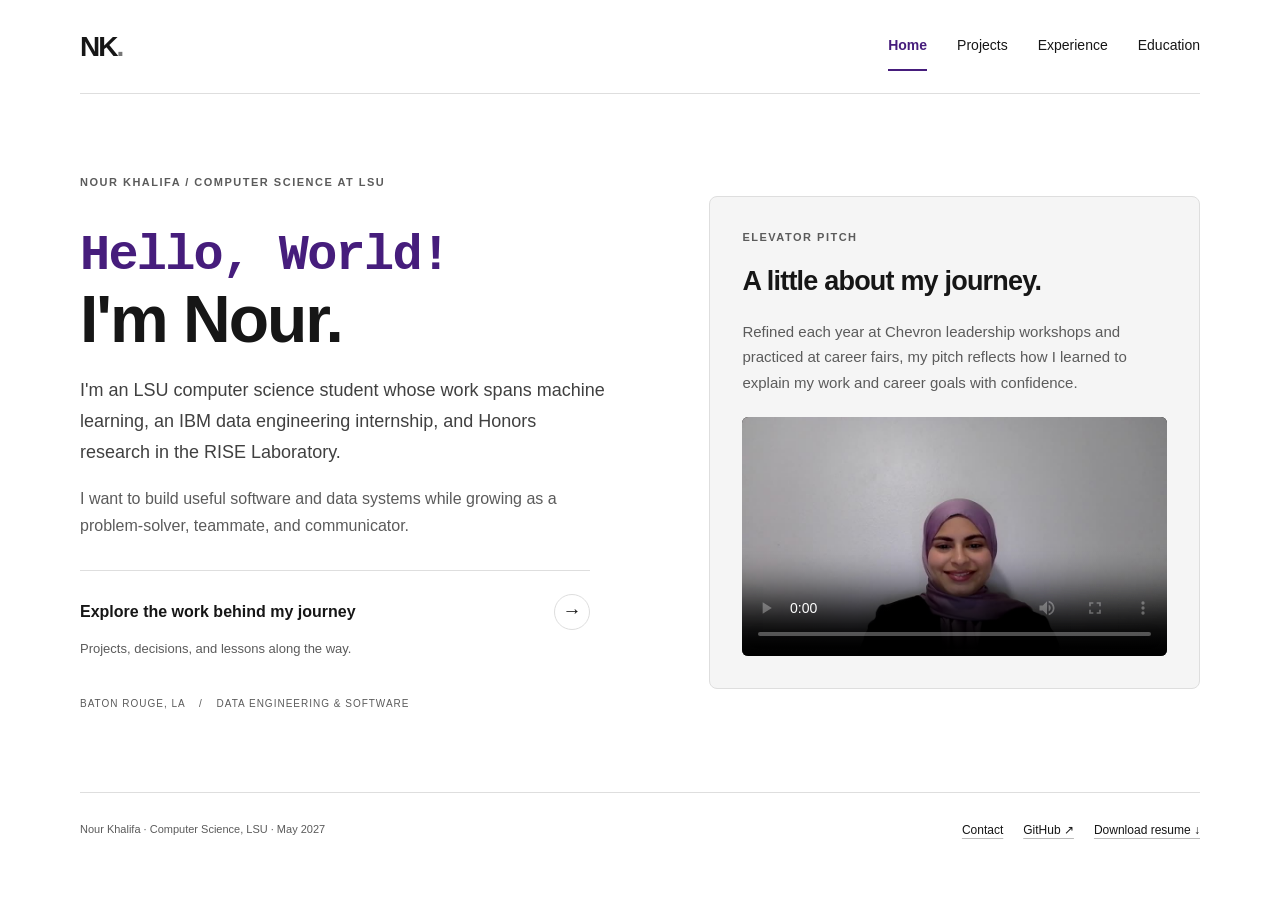
<file: docs/index.html>
<!doctype html>
<html lang="en"><head><meta charset="UTF-8"><meta name="viewport" content="width=device-width, initial-scale=1"><meta name="description" content="Nour Khalifa - Data Engineering Portfolio. LSU computer science student and former IBM Data Engineering Intern, graduating May 2027."><meta name="theme-color" content="#161616"><title>Data Engineering Portfolio | Nour Khalifa</title><link rel="stylesheet" href="styles.css">
<link rel="icon" type="image/svg+xml" href="favicon.svg">
<link rel="icon" href="favicon.ico" sizes="any">
<link rel="apple-touch-icon" href="favicon.png">
</head><body><a class="skip" href="#main">Skip to content</a><header class="header"><a class="wordmark" href="index.html" aria-label="Nour Khalifa home">NK<span>.</span></a><nav aria-label="Main navigation"><a href="index.html" aria-current="page">Home</a><a href="projects.html">Projects</a><a href="experience.html">Experience</a><a href="about.html">Education</a></nav></header><main id="main"><section class="hero home-intro" aria-labelledby="intro">
  <div class="hero-copy"><p class="eyebrow"><span class="dot"></span> NOUR KHALIFA / COMPUTER SCIENCE AT LSU</p><h1 id="intro"><span class="code-greeting">Hello, World!</span><br><span class="name-greeting">I'm Nour.</span></h1><p class="intro">I'm an LSU computer science student whose work spans machine learning, an IBM data engineering internship, and Honors research in the RISE Laboratory.</p><p class="home-welcome">I want to build useful software and data systems while growing as a problem-solver, teammate, and communicator.</p><div class="home-invitation"><a href="projects.html"><span>Explore the work behind my journey</span><span class="invitation-arrow" aria-hidden="true">&rarr;</span></a><p>Projects, decisions, and lessons along the way.</p></div><p class="hero-meta">BATON ROUGE, LA <span>/</span> DATA ENGINEERING &amp; SOFTWARE</p></div>
  <aside class="home-pitch" aria-labelledby="home-pitch-heading"><p class="eyebrow">ELEVATOR PITCH</p><h2 id="home-pitch-heading">A little about my journey.</h2><p>Refined each year at Chevron leadership workshops and practiced at career fairs, my pitch reflects how I learned to explain my work and career goals with confidence.</p><div class="pitch-player"><video controls playsinline preload="metadata" poster="assets/elevator-pitch-poster.jpg" aria-label="Nour Khalifa introduces her values and career goals"><source src="assets/nour-elevator-pitch.mp4" type="video/mp4">Your browser does not support this video. <a href="assets/nour-elevator-pitch.mp4">Open my introduction video</a>.</video></div></aside>
</section></main><footer class="site-footer"><div><a class="wordmark" href="index.html">NK<span>.</span></a><p>Nour Khalifa &middot; Computer Science, LSU &middot; May 2027</p></div><div class="footer-links"><a href="mailto:nkhali4@lsu.edu">Contact</a><a href="https://github.com/Nourk1" target="_blank" rel="noopener">GitHub &nearr;</a><a href="assets/nour-khalifa-resume.pdf" download>Download resume &darr;</a></div></footer></body></html>
</file>
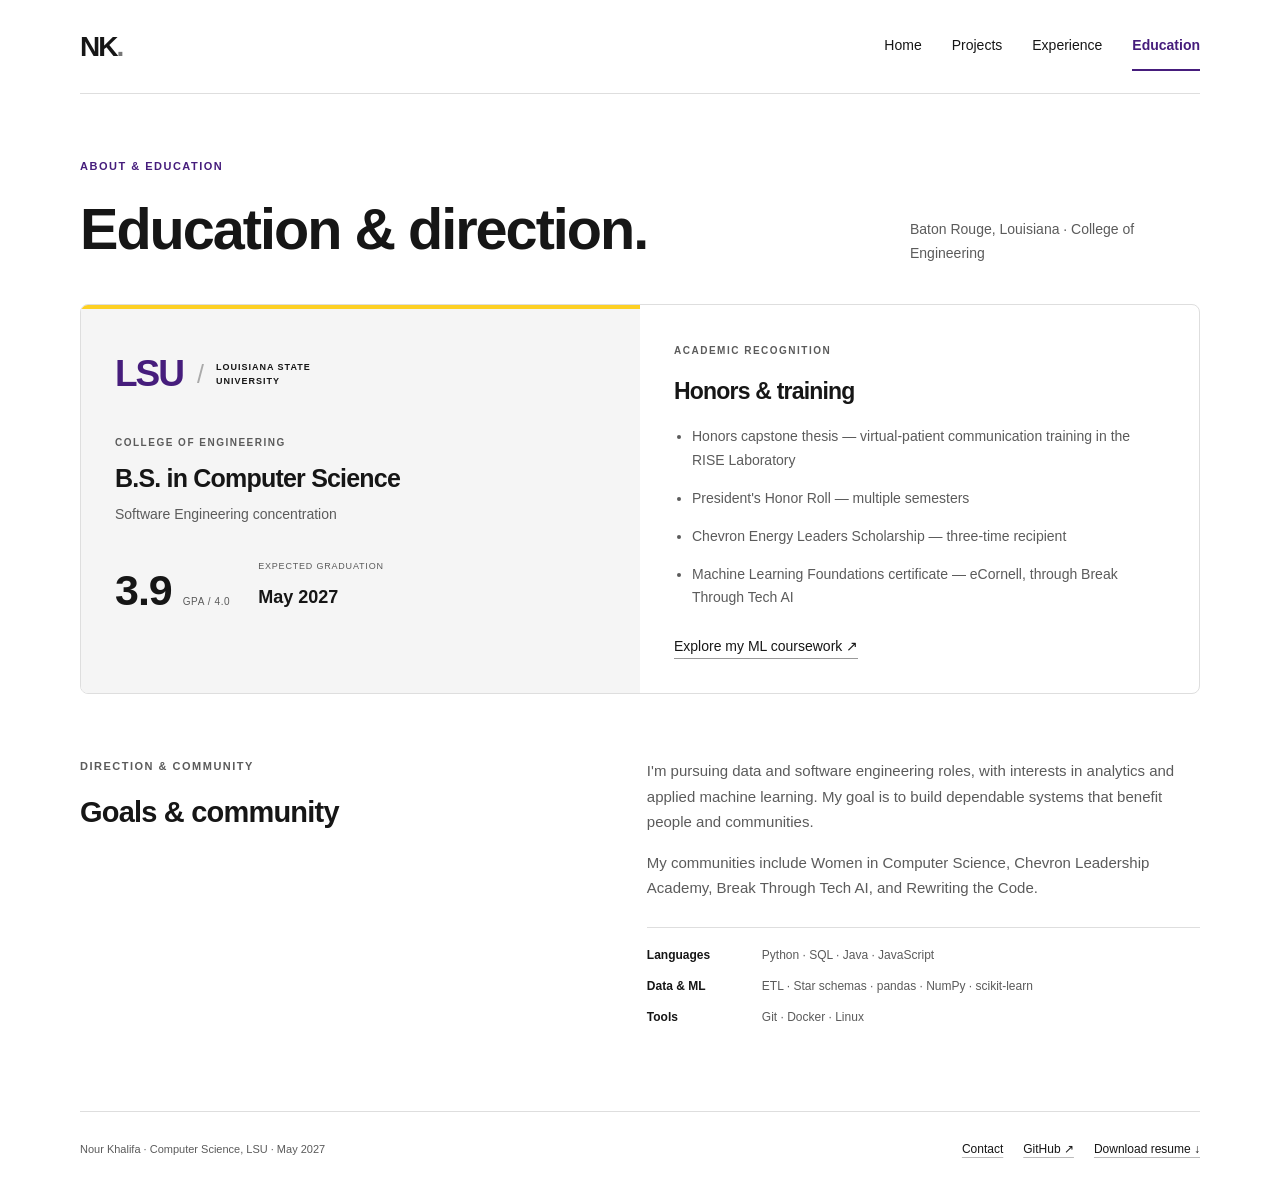
<file: docs/about.html>
<!doctype html>
<html lang="en"><head><meta charset="UTF-8"><meta name="viewport" content="width=device-width, initial-scale=1"><meta name="description" content="Nour Khalifa - About &amp; Education. LSU computer science student and former IBM Data Engineering Intern, graduating May 2027."><meta name="theme-color" content="#161616"><title>Education | Nour Khalifa</title><link rel="stylesheet" href="styles.css">
<link rel="icon" type="image/svg+xml" href="favicon.svg">
<link rel="icon" href="favicon.ico" sizes="any">
<link rel="apple-touch-icon" href="favicon.png">
</head><body class="education-page"><a class="skip" href="#main">Skip to content</a><header class="header"><a class="wordmark" href="index.html" aria-label="Nour Khalifa home">NK<span>.</span></a><nav aria-label="Main navigation"><a href="index.html">Home</a><a href="projects.html">Projects</a><a href="experience.html">Experience</a><a href="about.html" aria-current="page">Education</a></nav></header><main id="main"><section class="section education" id="education" aria-labelledby="education-heading">
<div class="section-heading"><div><p class="eyebrow">ABOUT &amp; EDUCATION</p><h1 id="education-heading">Education &amp; direction.</h1></div><p>Baton Rouge, Louisiana &middot; College of Engineering</p></div>
<div class="education-grid"><div class="degree"><span class="lsu-signature" aria-label="LSU">LSU<span aria-hidden="true"> / </span><small>LOUISIANA STATE UNIVERSITY</small></span><p class="eyebrow">COLLEGE OF ENGINEERING</p><h2>B.S. in Computer Science</h2><p>Software Engineering concentration</p><div class="degree-facts"><p class="gpa">3.9 <span>GPA / 4.0</span></p><p class="graduation">EXPECTED GRADUATION<strong>May 2027</strong></p></div></div><div class="academic-details"><p class="eyebrow">ACADEMIC RECOGNITION</p><h2>Honors &amp; training</h2><ul><li>Honors capstone thesis &mdash; virtual-patient communication training in the RISE Laboratory</li><li>President's Honor Roll &mdash; multiple semesters</li><li>Chevron Energy Leaders Scholarship &mdash; three-time recipient</li><li>Machine Learning Foundations certificate &mdash; eCornell, through Break Through Tech AI</li></ul><a class="text-link" href="https://github.com/Nourk1/eCornellfolder" target="_blank" rel="noopener">Explore my ML coursework &nearr;</a></div></div></section><section class="section about" id="about"><div><p class="eyebrow">DIRECTION &amp; COMMUNITY</p><h2>Goals &amp; community</h2></div><div class="about-copy"><p>I'm pursuing data and software engineering roles, with interests in analytics and applied machine learning. My goal is to build dependable systems that benefit people and communities.</p><p>My communities include Women in Computer Science, Chevron Leadership Academy, Break Through Tech AI, and Rewriting the Code.</p><div class="skill-list"><div><h3>Languages</h3><p>Python &middot; SQL &middot; Java &middot; JavaScript</p></div><div><h3>Data &amp; ML</h3><p>ETL &middot; Star schemas &middot; pandas &middot; NumPy &middot; scikit-learn</p></div><div><h3>Tools</h3><p>Git &middot; Docker &middot; Linux</p></div></div></div></section></main><footer class="site-footer"><div><a class="wordmark" href="index.html">NK<span>.</span></a><p>Nour Khalifa &middot; Computer Science, LSU &middot; May 2027</p></div><div class="footer-links"><a href="mailto:nkhali4@lsu.edu">Contact</a><a href="https://github.com/Nourk1" target="_blank" rel="noopener">GitHub &nearr;</a><a href="assets/nour-khalifa-resume.pdf" download>Download resume &darr;</a></div></footer></body></html>
</file>
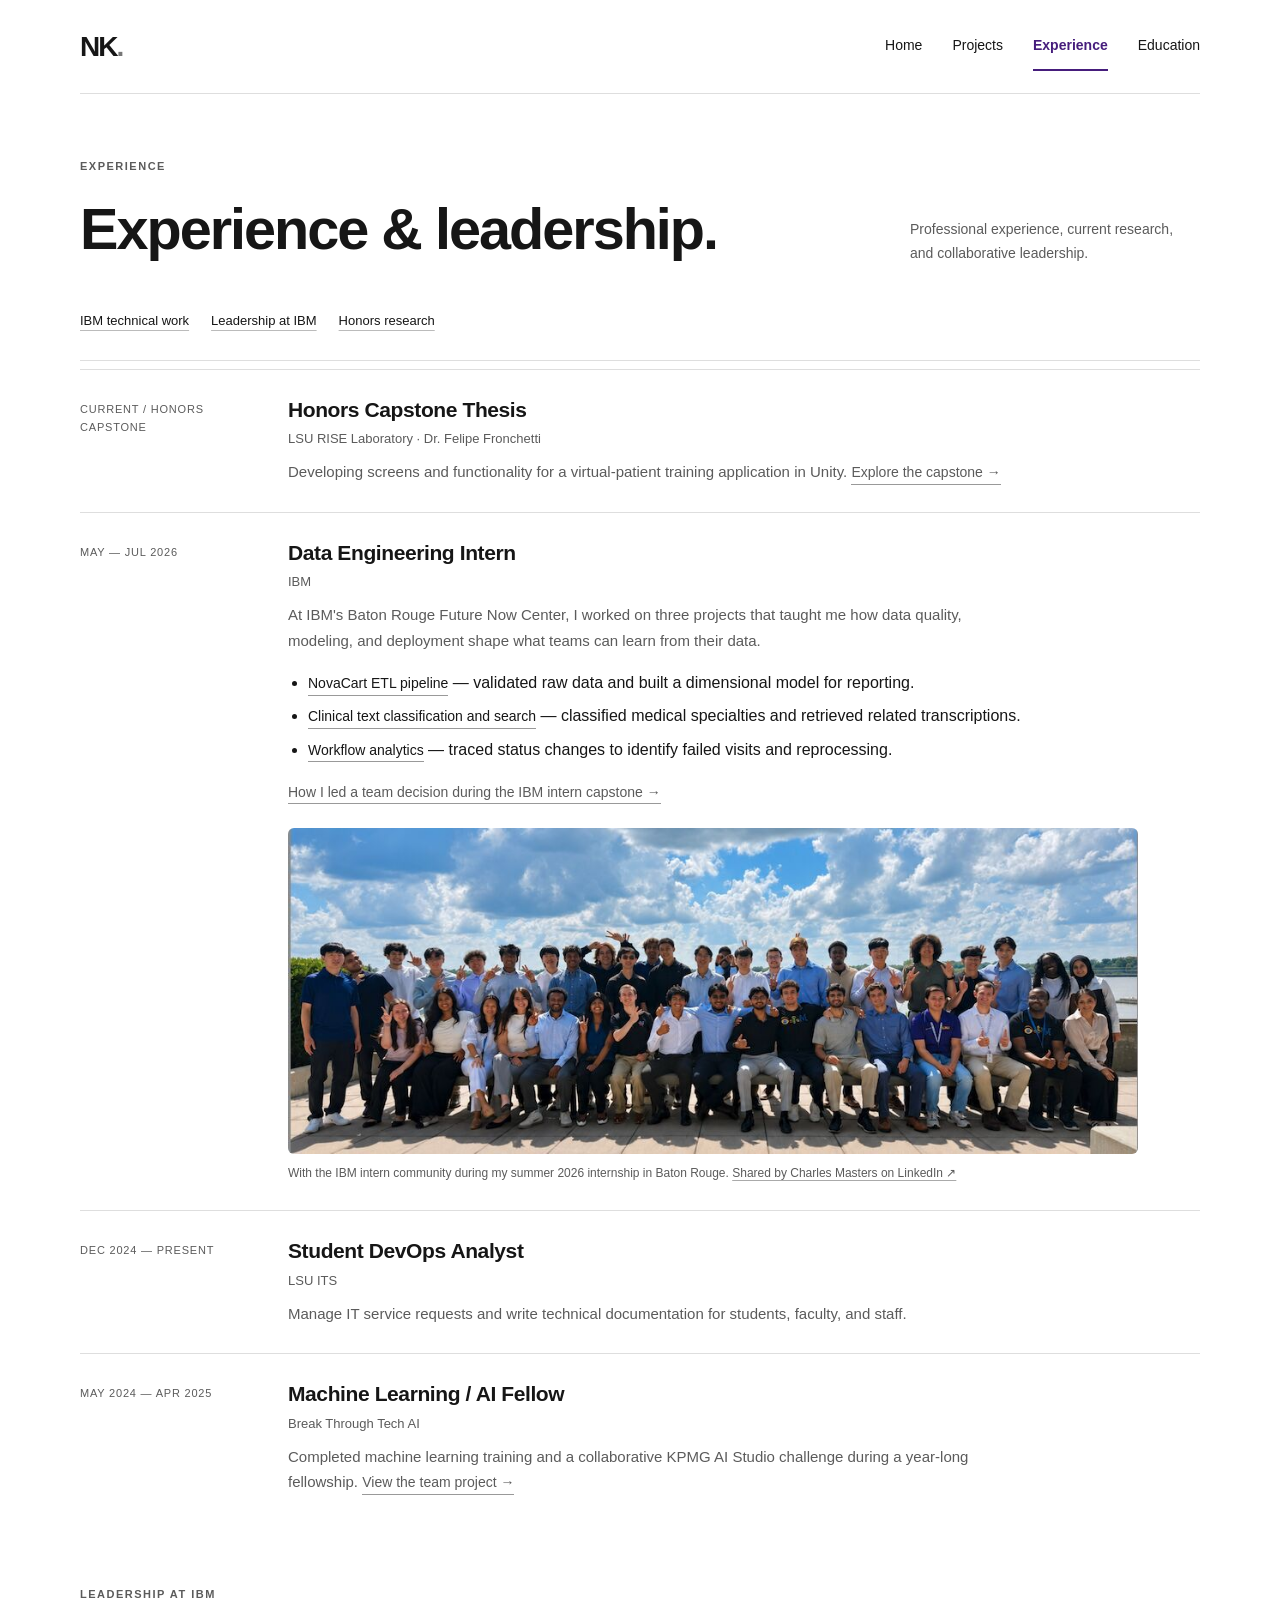
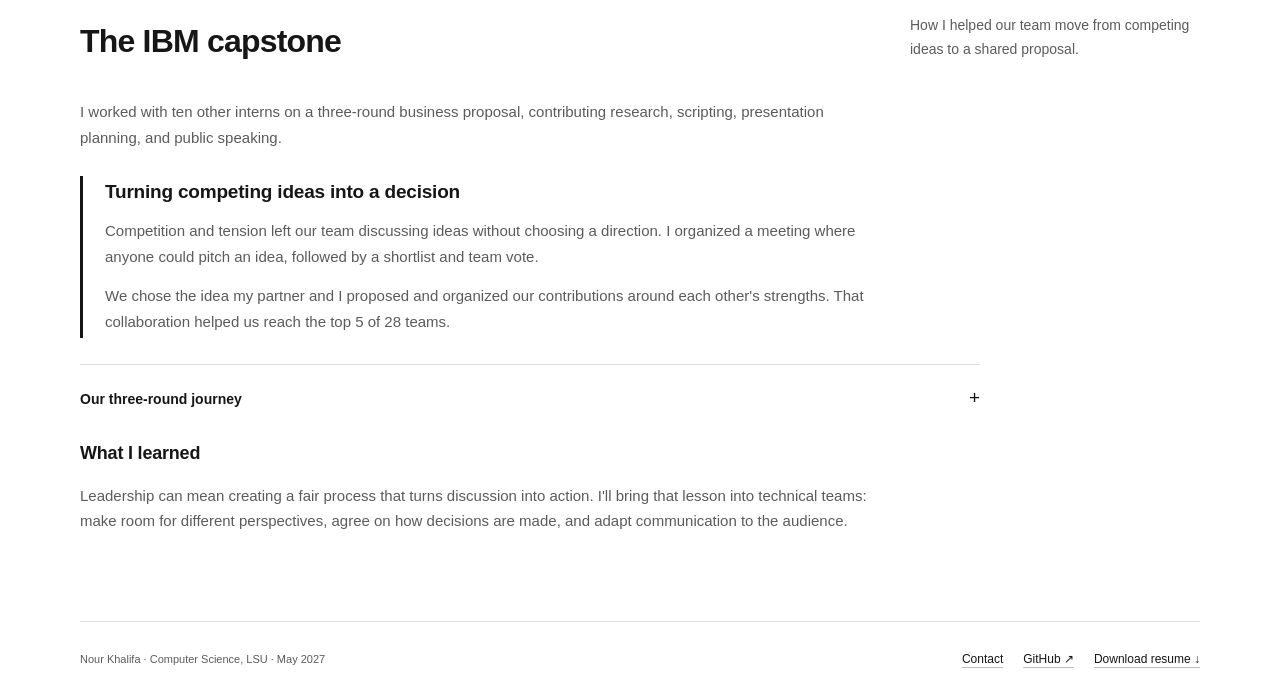
<file: docs/experience.html>
<!doctype html>
<html lang="en"><head><meta charset="UTF-8"><meta name="viewport" content="width=device-width, initial-scale=1"><meta name="description" content="Nour Khalifa - Experience &amp; Leadership. LSU computer science student and former IBM Data Engineering Intern, graduating May 2027."><meta name="theme-color" content="#161616"><title>Experience &amp; Leadership | Nour Khalifa</title><link rel="stylesheet" href="styles.css">
<link rel="icon" type="image/svg+xml" href="favicon.svg">
<link rel="icon" href="favicon.ico" sizes="any">
<link rel="apple-touch-icon" href="favicon.png">
</head><body><a class="skip" href="#main">Skip to content</a><header class="header"><a class="wordmark" href="index.html" aria-label="Nour Khalifa home">NK<span>.</span></a><nav aria-label="Main navigation"><a href="index.html">Home</a><a href="projects.html">Projects</a><a href="experience.html" aria-current="page">Experience</a><a href="about.html">Education</a></nav></header><main id="main"><section class="section experience" id="experience"><div class="section-heading"><div><p class="eyebrow">EXPERIENCE</p><h1>Experience &amp; leadership.</h1></div><p>Professional experience, current research, and collaborative leadership.</p></div><nav class="project-index" aria-label="Experience shortcuts">
<a href="#ibm-internship">IBM technical work</a><a href="#leadership">Leadership at IBM</a><a href="#rise-research">Honors research</a>
</nav><div class="timeline">
<article id="rise-research"><p class="date">CURRENT / HONORS CAPSTONE</p><div><h2>Honors Capstone Thesis <span>LSU RISE Laboratory &middot; Dr. Felipe Fronchetti</span></h2><p>Developing screens and functionality for a virtual-patient training application in Unity. <a class="text-link" href="projects.html#honors-capstone">Explore the capstone &rarr;</a></p></div></article>
<article id="ibm-internship"><p class="date">MAY — JUL 2026</p><div><h2>Data Engineering Intern <span>IBM</span></h2><p>At IBM's Baton Rouge Future Now Center, I worked on three projects that taught me how data quality, modeling, and deployment shape what teams can learn from their data.</p>
<ul class="internship-projects">
<li><a class="text-link" href="projects.html#novacart">NovaCart ETL pipeline</a> &mdash; validated raw data and built a dimensional model for reporting.</li>
<li><a class="text-link" href="projects.html#clinical-nlp">Clinical text classification and search</a> &mdash; classified medical specialties and retrieved related transcriptions.</li>
<li><a class="text-link" href="projects.html#workflow">Workflow analytics</a> &mdash; traced status changes to identify failed visits and reprocessing.</li>
</ul><p><a class="text-link" href="#leadership">How I led a team decision during the IBM intern capstone &rarr;</a></p><figure class="experience-photo"><img src="assets/ibm-interns-2026.png" alt="Group of IBM interns posing together outdoors beside the water." width="991" height="380" loading="lazy"><figcaption>With the IBM intern community during my summer 2026 internship in Baton Rouge. <a href="https://lnkd.in/p/gttW_2YF" target="_blank" rel="noopener">Shared by Charles Masters on LinkedIn &nearr;</a></figcaption></figure></div></article>
<article><p class="date">DEC 2024 — PRESENT</p><div><h2>Student DevOps Analyst <span>LSU ITS</span></h2><p>Manage IT service requests and write technical documentation for students, faculty, and staff.</p></div></article>
<article><p class="date">MAY 2024 — APR 2025</p><div><h2>Machine Learning / AI Fellow <span>Break Through Tech AI</span></h2><p>Completed machine learning training and a collaborative KPMG AI Studio challenge during a year-long fellowship. <a class="text-link" href="projects.html#donor-prediction">View the team project &rarr;</a></p></div></article>
</div></section><section class="section leadership" id="leadership" aria-labelledby="leadership-heading">
<div class="section-heading"><div><p class="eyebrow">LEADERSHIP AT IBM</p><h2 id="leadership-heading">The IBM capstone</h2></div><p>How I helped our team move from competing ideas to a shared proposal.</p></div>
<p class="leadership-intro">I worked with ten other interns on a three-round business proposal, contributing research, scripting, presentation planning, and public speaking.</p><div class="leadership-decision"><h3>Turning competing ideas into a decision</h3><p>Competition and tension left our team discussing ideas without choosing a direction. I organized a meeting where anyone could pitch an idea, followed by a shortlist and team vote.</p><p>We chose the idea my partner and I proposed and organized our contributions around each other's strengths. That collaboration helped us reach the top 5 of 28 teams.</p></div>
<details class="capstone-process"><summary>Our three-round journey <span aria-hidden="true">+</span></summary><ol class="capstone-rounds" aria-label="IBM capstone progression">
<li><p class="eyebrow">ROUND 1 / 28 TEAMS</p><h3>Shape the idea.</h3><p>I helped research and script our recorded submission. We advanced to the top 12.</p></li>
<li><p class="eyebrow">ROUND 2 / TOP 12</p><h3>Make eight minutes count.</h3><p>For an eight-minute presentation to managers, I helped condense the proposal, select speakers by their strengths, and delivered a speaking portion. We advanced to the final round.</p></li>
<li><p class="eyebrow">ROUND 3 / TOP 5</p><h3>Refine for the final audience.</h3><p>We revised our slides after feedback and rehearsed for executives and approximately 200 interns nationwide.</p></li>
</ol></details>
<div class="leadership-reflection"><h3>What I learned</h3><p>Leadership can mean creating a fair process that turns discussion into action. I'll bring that lesson into technical teams: make room for different perspectives, agree on how decisions are made, and adapt communication to the audience.</p></div>
</section></main><footer class="site-footer"><div><a class="wordmark" href="index.html">NK<span>.</span></a><p>Nour Khalifa &middot; Computer Science, LSU &middot; May 2027</p></div><div class="footer-links"><a href="mailto:nkhali4@lsu.edu">Contact</a><a href="https://github.com/Nourk1" target="_blank" rel="noopener">GitHub &nearr;</a><a href="assets/nour-khalifa-resume.pdf" download>Download resume &darr;</a></div></footer></body></html>
</file>
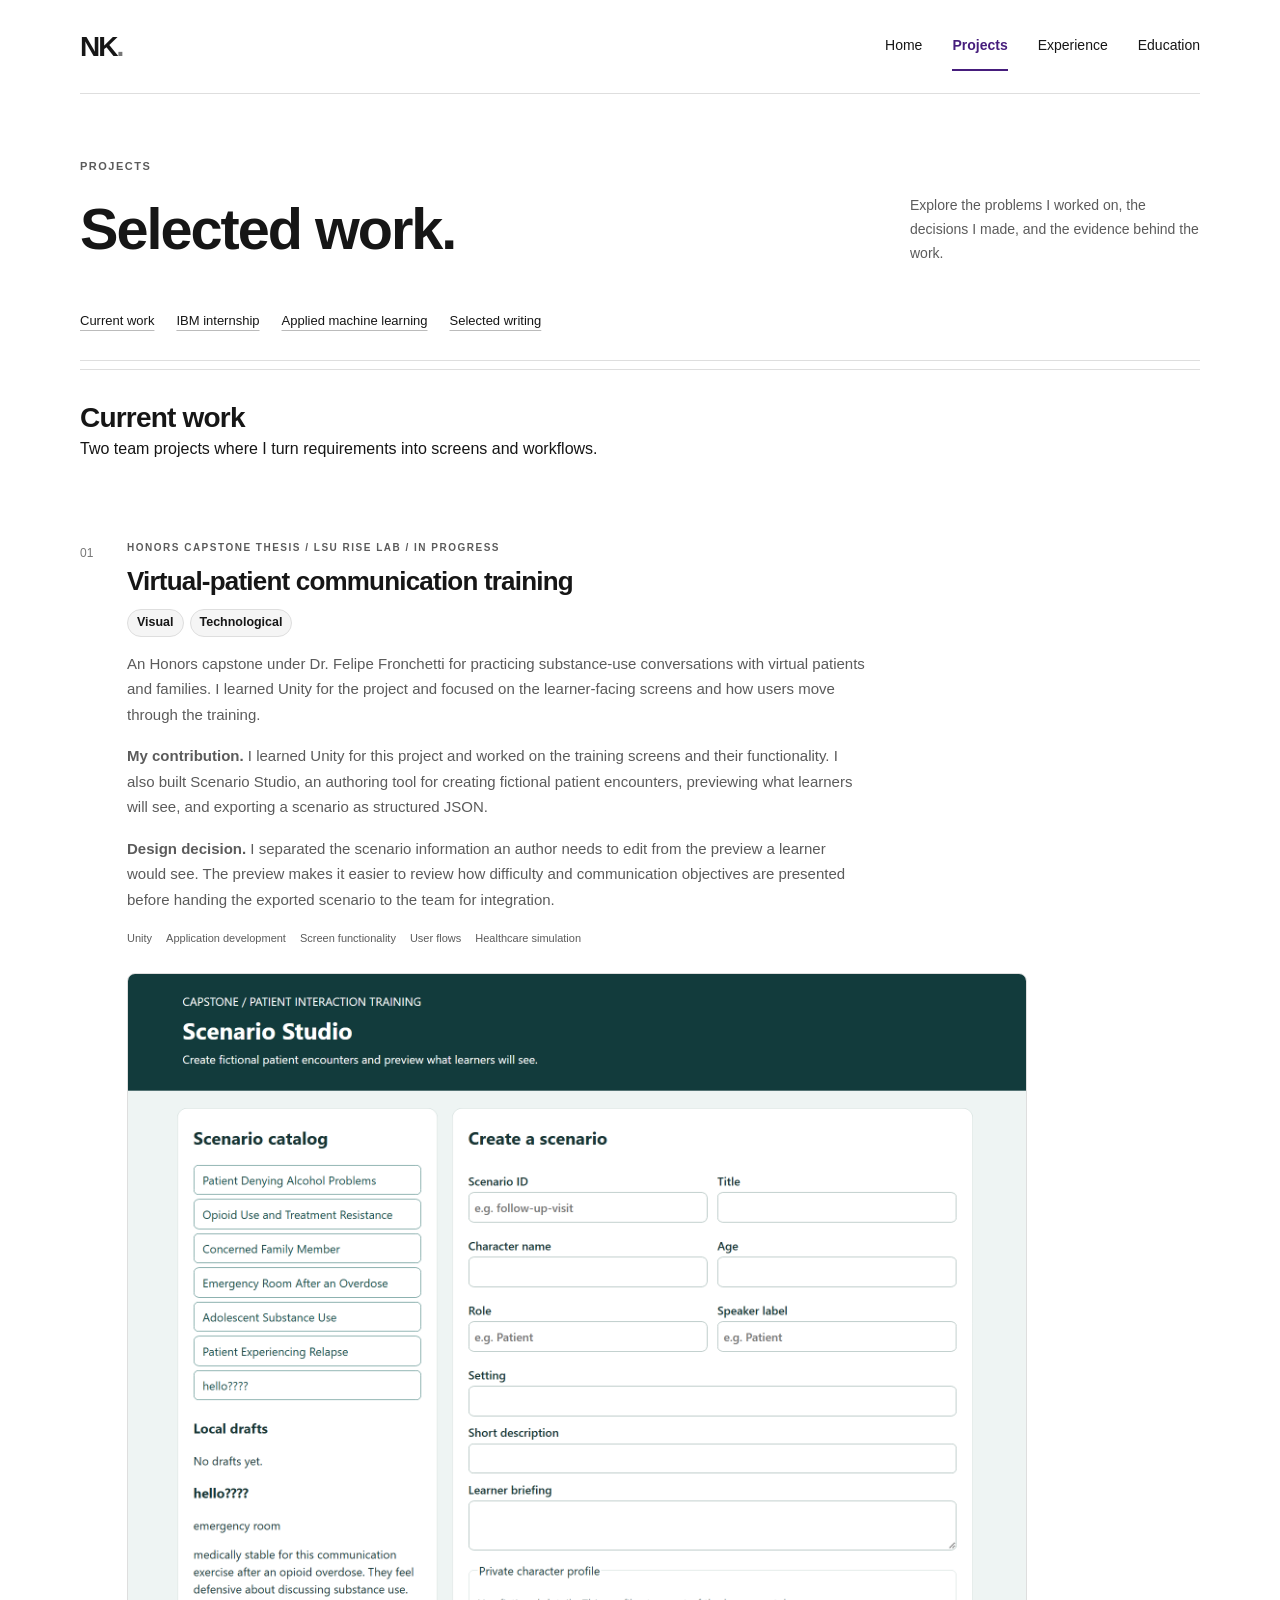
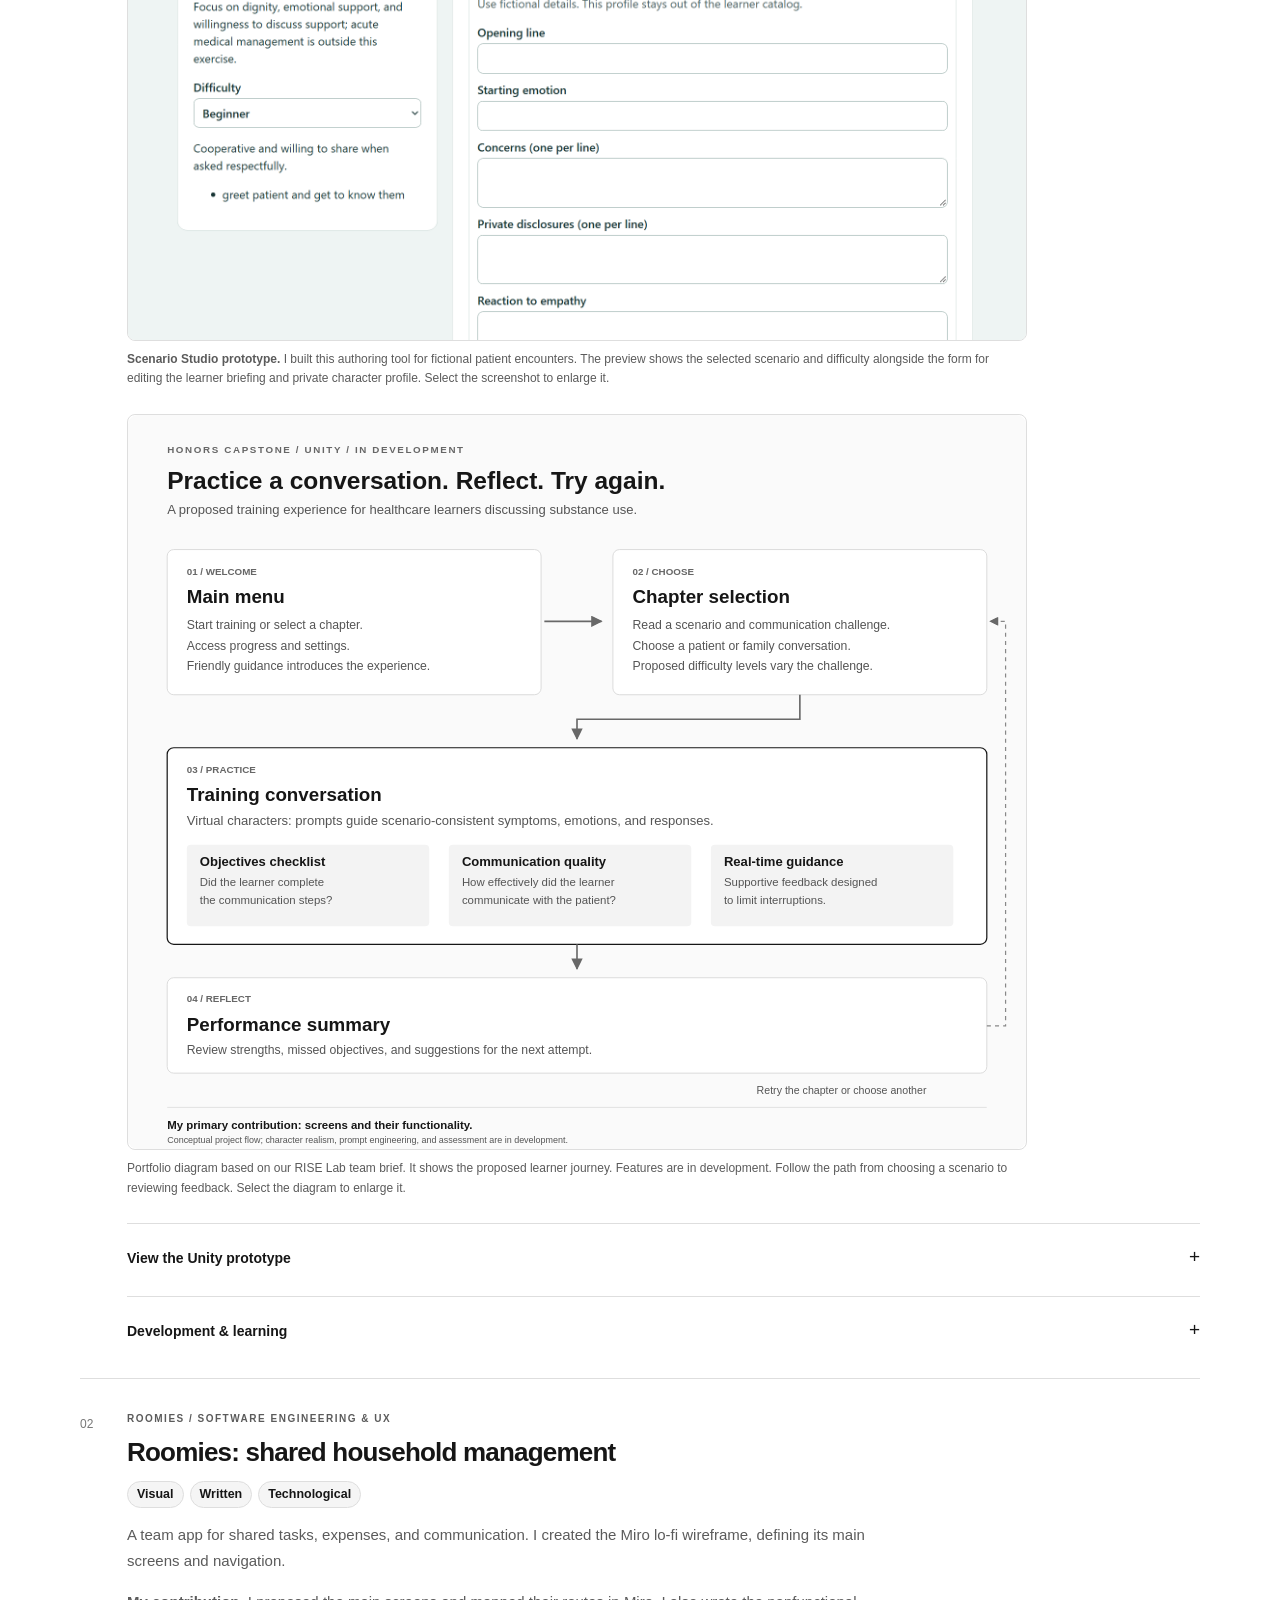
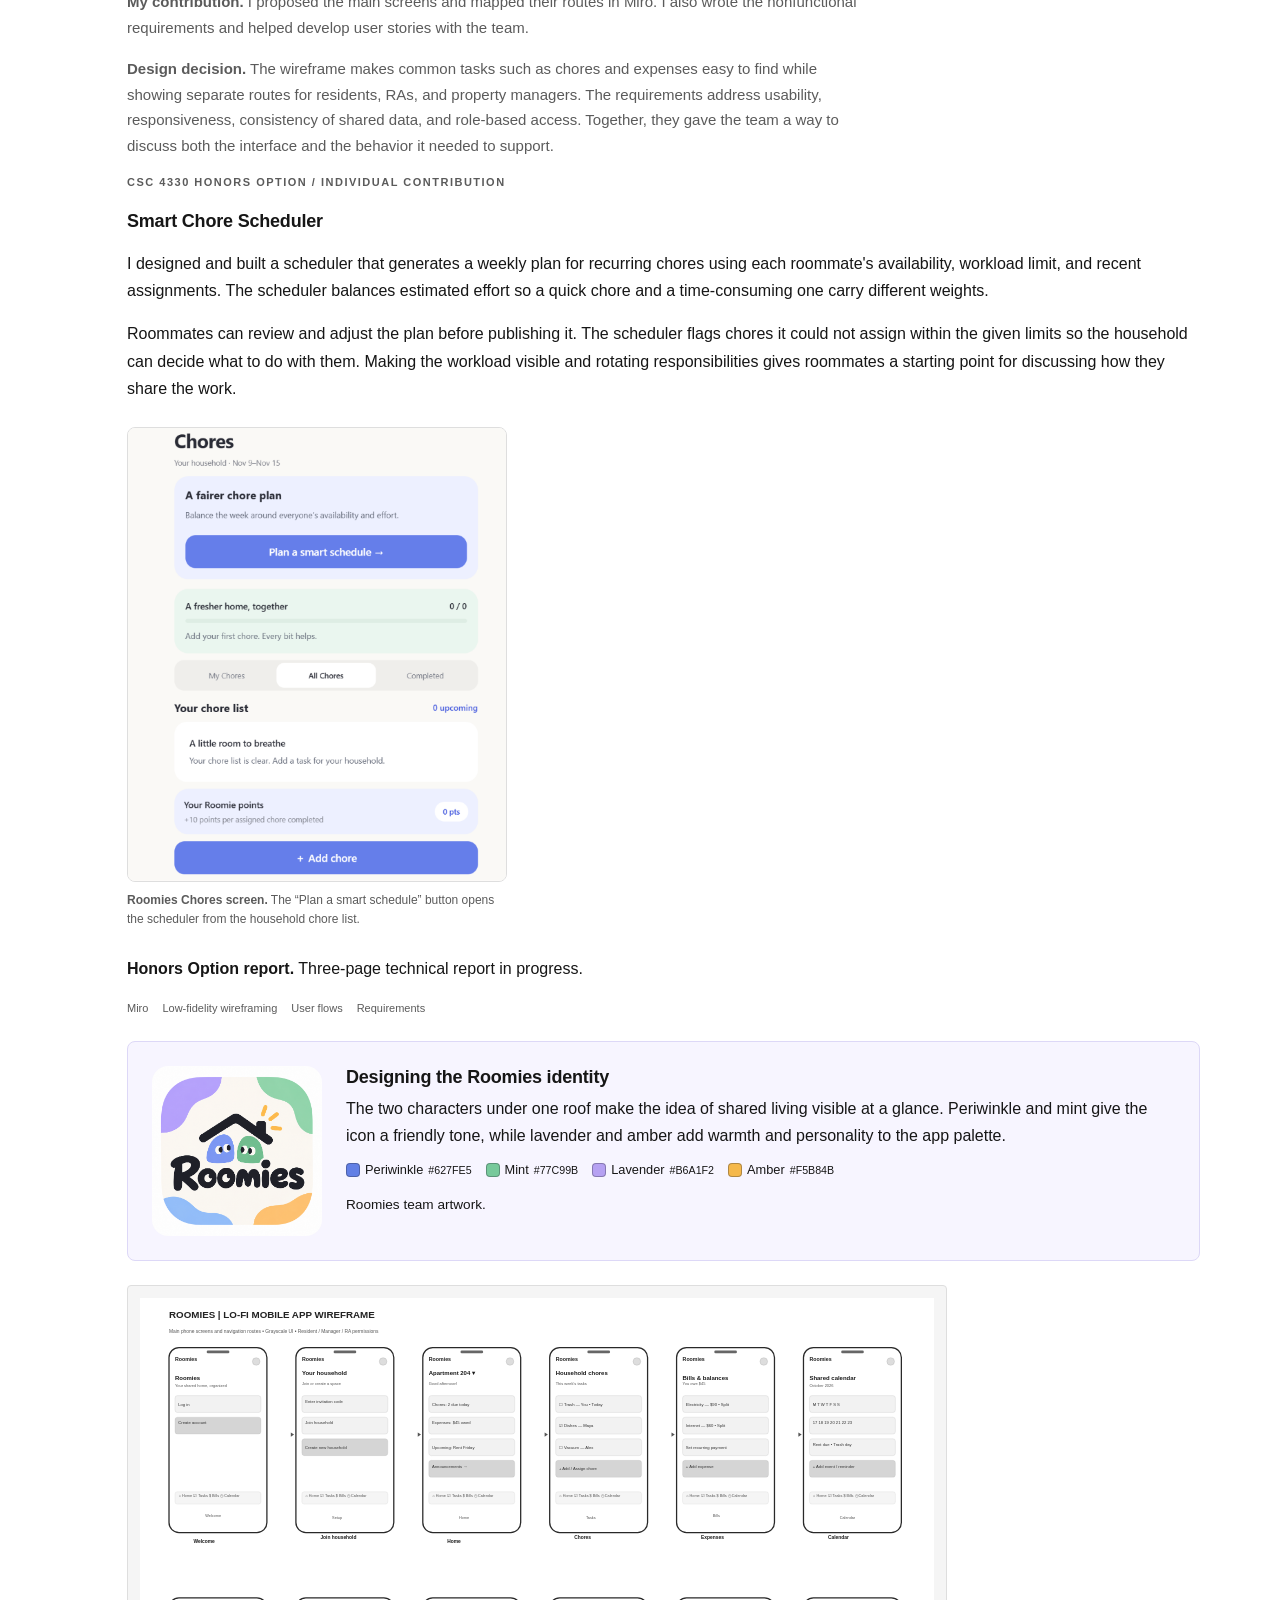
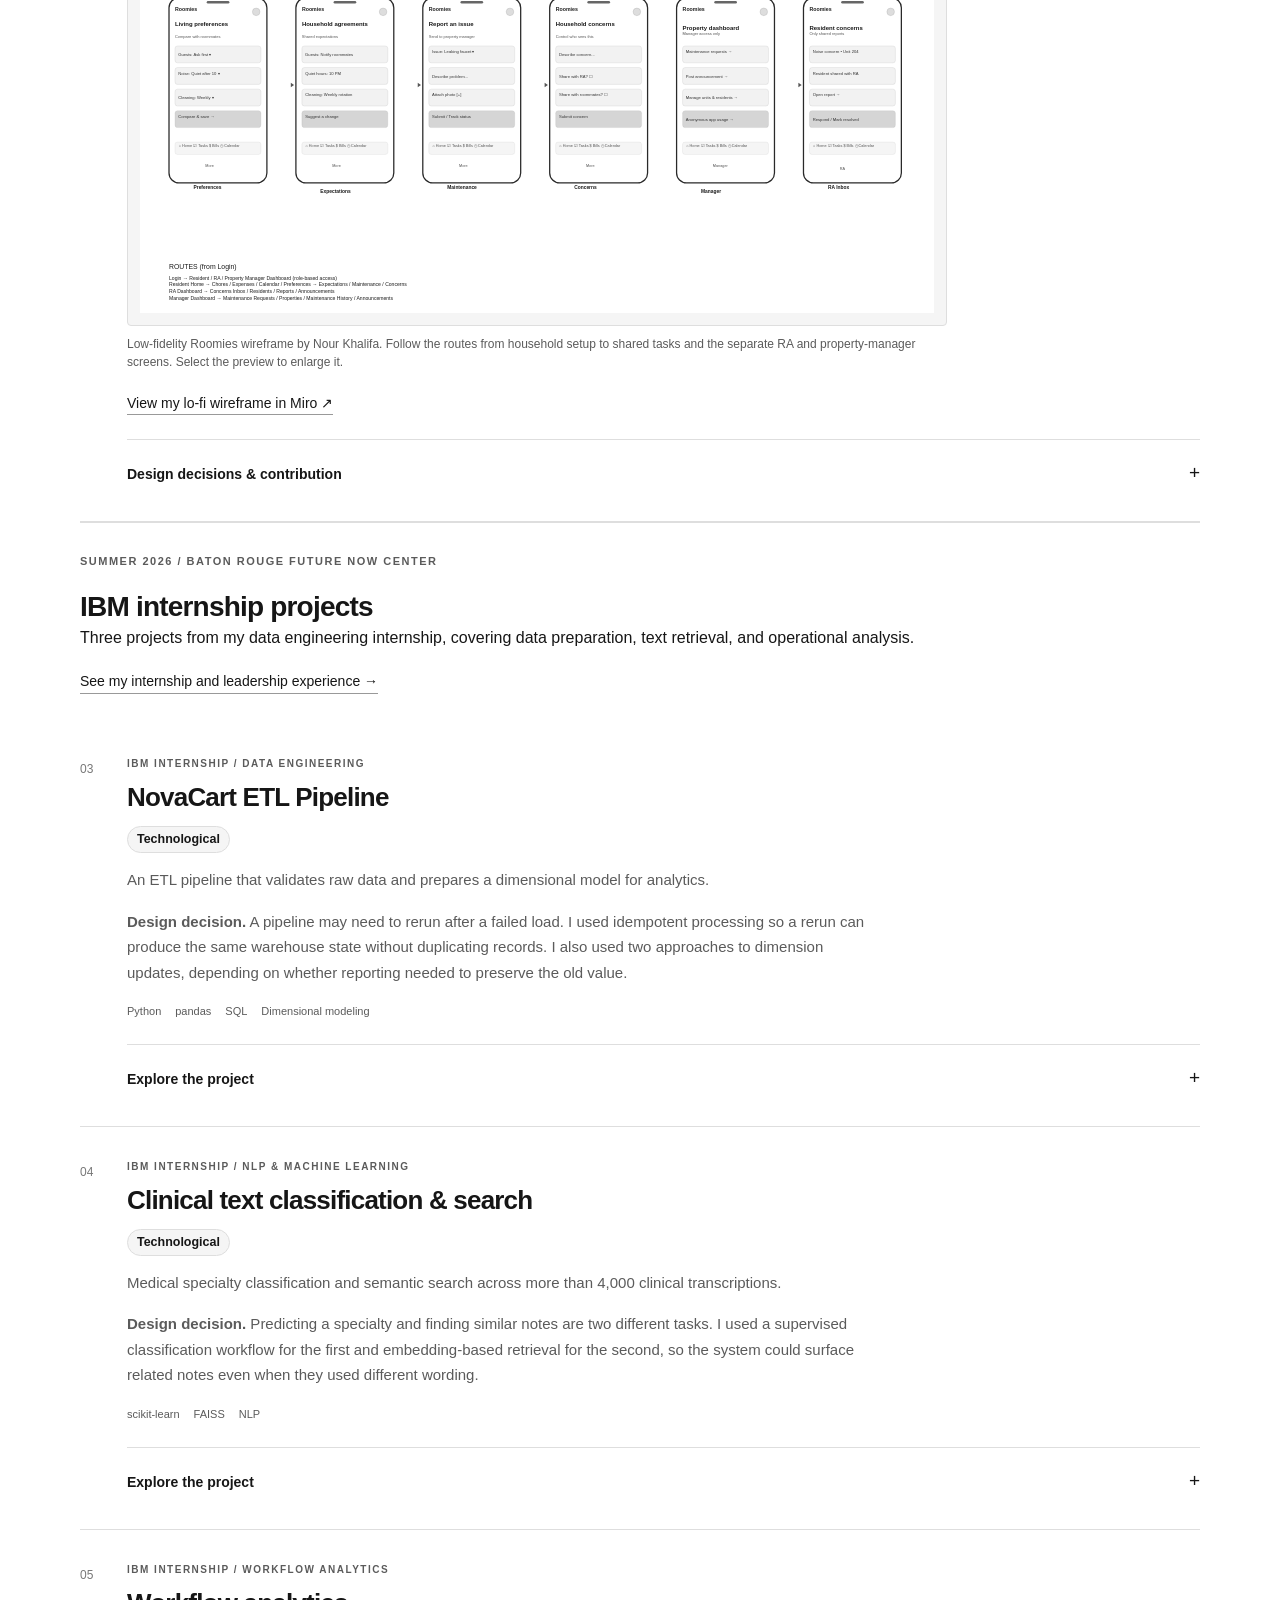
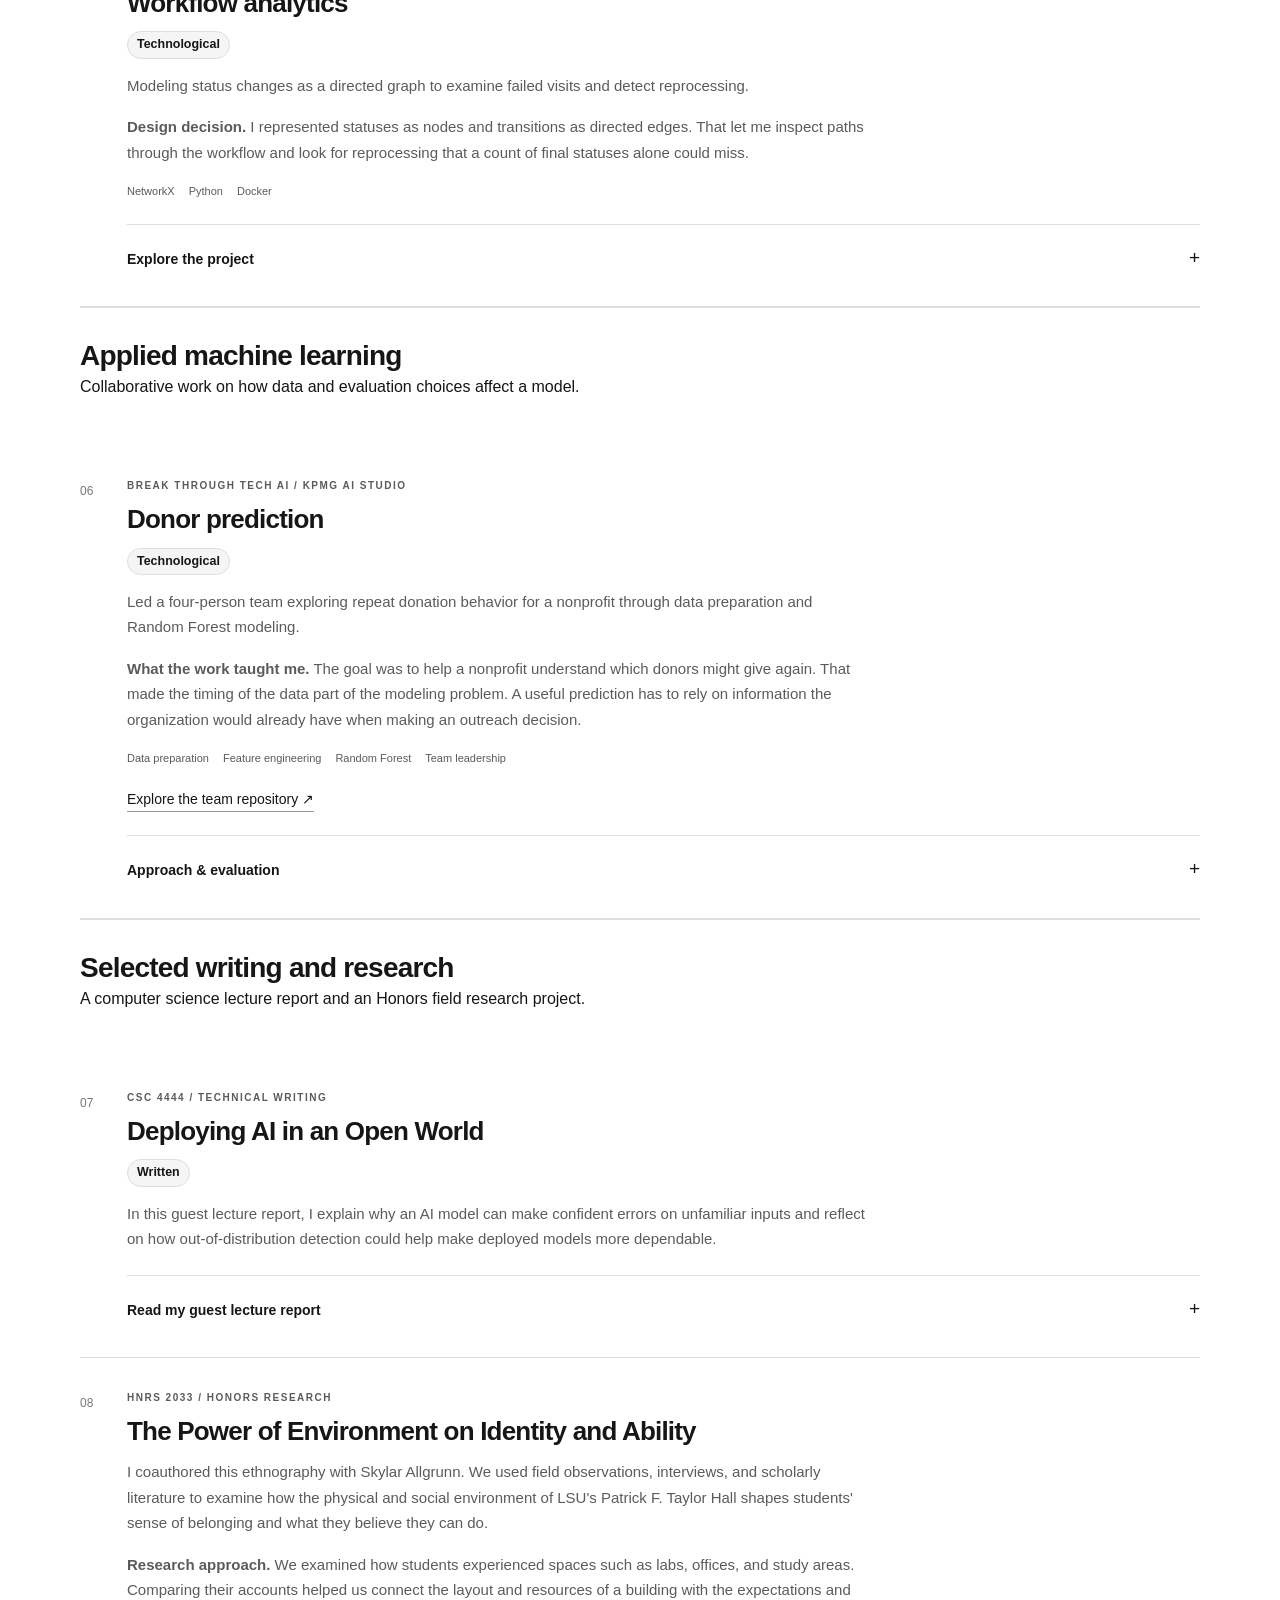
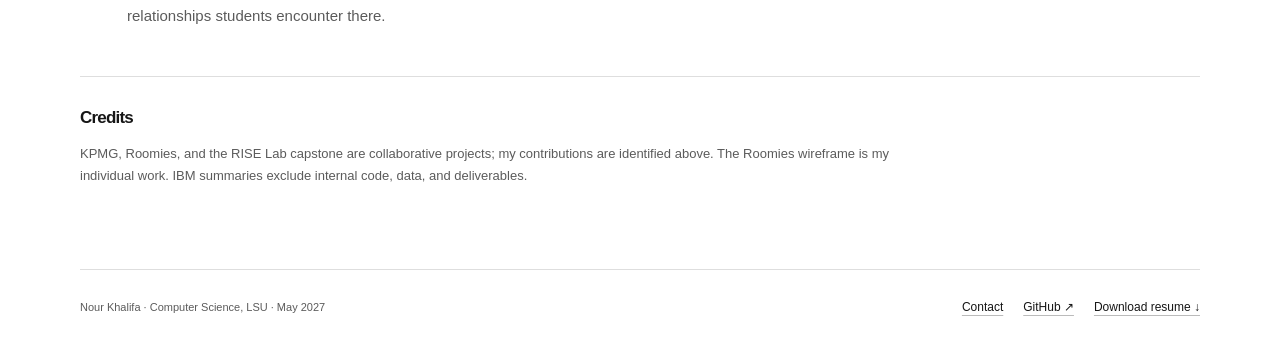
<file: docs/projects.html>
<!doctype html>
<html lang="en"><head><meta charset="UTF-8"><meta name="viewport" content="width=device-width, initial-scale=1"><meta name="description" content="Nour Khalifa - Projects. LSU computer science student and former IBM Data Engineering Intern, graduating May 2027."><meta name="theme-color" content="#161616"><title>Projects | Nour Khalifa</title><link rel="stylesheet" href="styles.css">
<link rel="icon" type="image/svg+xml" href="favicon.svg">
<link rel="icon" href="favicon.ico" sizes="any">
<link rel="apple-touch-icon" href="favicon.png">
</head><body><a class="skip" href="#main">Skip to content</a><header class="header"><a class="wordmark" href="index.html" aria-label="Nour Khalifa home">NK<span>.</span></a><nav aria-label="Main navigation"><a href="index.html">Home</a><a href="projects.html" aria-current="page">Projects</a><a href="experience.html">Experience</a><a href="about.html">Education</a></nav></header><main id="main"><section class="section" id="work"><div class="section-heading"><div><p class="eyebrow">PROJECTS</p><h1>Selected work.</h1></div><p>Explore the problems I worked on, the decisions I made, and the evidence behind the work.</p></div>
<nav class="project-index" aria-label="Project sections">
  <a href="#current-work">Current work</a><a href="#ibm-projects">IBM internship</a>
  <a href="#applied-ml">Applied machine learning</a><a href="#selected-writing">Selected writing</a>
</nav>
<section class="project-group" id="current-work" aria-labelledby="current-work-heading">
  <div class="project-group-heading">
    <h2 id="current-work-heading">Current work</h2>
    <p>Two team projects where I turn requirements into screens and workflows.</p>
  </div>
  <article class="project" id="honors-capstone"><div class="project-number">01</div><div class="project-content"><p class="eyebrow">HONORS CAPSTONE THESIS / LSU RISE LAB / IN PROGRESS</p><h2>Virtual-patient communication training</h2><div class="evidence-labels" aria-label="Communication evidence"><span>Visual</span><span>Technological</span></div><p>An Honors capstone under Dr. Felipe Fronchetti for practicing substance-use conversations with virtual patients and families. I learned Unity for the project and focused on the learner-facing screens and how users move through the training.</p>
<p><strong>My contribution.</strong> I learned Unity for this project and worked on the training screens and their functionality. I also built Scenario Studio, an authoring tool for creating fictional patient encounters, previewing what learners will see, and exporting a scenario as structured JSON.</p>
<p><strong>Design decision.</strong> I separated the scenario information an author needs to edit from the preview a learner would see. The preview makes it easier to review how difficulty and communication objectives are presented before handing the exported scenario to the team for integration.</p><div class="tags"><span>Unity</span><span>Application development</span><span>Screen functionality</span><span>User flows</span><span>Healthcare simulation</span></div>
<figure class="capstone-diagram">
  <a href="assets/scenario-studio-preview.png">
    <img src="assets/scenario-studio-preview.png" alt="Scenario Studio prototype with a scenario catalog and learner preview on the left and the scenario authoring form on the right." width="1862" height="2004" loading="lazy">
  </a>
  <figcaption><strong>Scenario Studio prototype.</strong> I built this authoring tool for fictional patient encounters. The preview shows the selected scenario and difficulty alongside the form for editing the learner briefing and private character profile. Select the screenshot to enlarge it.</figcaption>
</figure>
<figure class="capstone-diagram"><a href="assets/capstone-project-flow.svg" target="_blank" rel="noopener" aria-label="Enlarge the capstone project flow diagram"><img src="assets/capstone-project-flow.svg" alt="Proposed learner journey: main menu, chapter selection, training with separate objectives and quality assessment, then performance summary and retry. My primary contribution is screens and functionality." width="1100" height="900" loading="lazy"></a><figcaption>Portfolio diagram based on our RISE Lab team brief. It shows the proposed learner journey. Features are in development. Follow the path from choosing a scenario to reviewing feedback. Select the diagram to enlarge it.</figcaption></figure><details><summary>View the Unity prototype <span aria-hidden="true">+</span></summary><figure class="capstone-screenshot"><a href="assets/capstone-main-menu-cropped.svg" target="_blank" rel="noopener" aria-label="Enlarge the PATRICIA application preview"><img src="assets/capstone-main-menu-cropped.svg" alt="PATRICIA communication training prototype. The welcome screen includes Start Training, Select Chapter, View Progress, and Settings controls alongside a virtual practice guide." width="647" height="362" loading="lazy"></a><figcaption><strong>PATRICIA prototype in Unity.</strong> Prototype welcome screen captured in Unity by Nour Khalifa.</figcaption></figure></details><details><summary>Development &amp; learning <span aria-hidden="true">+</span></summary><div class="detail"><h3>Learning Unity to contribute</h3><p>I learned Unity specifically for this project, then applied those skills to the screens and their functionality. Working in an unfamiliar environment expanded how I could contribute to the team.</p><h3>Designing for communication practice</h3><p>The proposed checklist tracks completed steps; a separate assessment considers communication quality. Feedback is intended to guide learners without constantly interrupting the conversation.</p><h3>Character realism: work in progress</h3><p>The team is developing virtual characters and prompts to keep responses consistent with each scenario's symptoms and emotional state. Character behavior, feedback, scoring, and progress review remain in development.</p></div></details></div></article><article class="project roomies-work" id="roomies"><div class="project-number">02</div><div class="project-content"><p class="eyebrow">ROOMIES / SOFTWARE ENGINEERING &amp; UX</p><h2>Roomies: shared household management</h2><div class="evidence-labels" aria-label="Communication evidence"><span>Visual</span><span>Written</span><span>Technological</span></div><p>A team app for shared tasks, expenses, and communication. I created the Miro lo-fi wireframe, defining its main screens and navigation.</p>
<p><strong>My contribution.</strong> I proposed the main screens and mapped their routes in Miro. I also wrote the nonfunctional requirements and helped develop user stories with the team.</p>
<p><strong>Design decision.</strong> The wireframe makes common tasks such as chores and expenses easy to find while showing separate routes for residents, RAs, and property managers. The requirements address usability, responsiveness, consistency of shared data, and role-based access. Together, they gave the team a way to discuss both the interface and the behavior it needed to support.</p>
<section id="smart-chore-scheduler" aria-labelledby="smart-chore-scheduler-heading">
  <p class="eyebrow">CSC 4330 HONORS OPTION / INDIVIDUAL CONTRIBUTION</p>
  <h3 id="smart-chore-scheduler-heading">Smart Chore Scheduler</h3>
  <p>I designed and built a scheduler that generates a weekly plan for recurring chores using each roommate's availability, workload limit, and recent assignments. The scheduler balances estimated effort so a quick chore and a time-consuming one carry different weights.</p>
  <p>Roommates can review and adjust the plan before publishing it. The scheduler flags chores it could not assign within the given limits so the household can decide what to do with them. Making the workload visible and rotating responsibilities gives roommates a starting point for discussing how they share the work.</p>
  <figure class="capstone-diagram" style="max-width:380px">
    <a href="assets/roomies-chores-scheduler.png">
      <img src="assets/roomies-chores-scheduler.png" alt="Roomies Chores screen with the Plan a smart schedule button above the household chore list." width="548" height="657" loading="lazy">
    </a>
    <figcaption><strong>Roomies Chores screen.</strong> The “Plan a smart schedule” button opens the scheduler from the household chore list.</figcaption>
  </figure>
  <p><strong>Honors Option report.</strong> Three-page technical report in progress.</p>
</section>
<div class="tags"><span>Miro</span><span>Low-fidelity wireframing</span><span>User flows</span><span>Requirements</span></div>
<figure class="roomies-brand">
  <img src="assets/roomies-team-logo.png" alt="Roomies wordmark with two blue and green characters under one roof and colorful corners." width="1254" height="1254" loading="lazy">
  <figcaption>
    <h3>Designing the Roomies identity</h3>
    <p>The two characters under one roof make the idea of shared living visible at a glance. Periwinkle and mint give the icon a friendly tone, while lavender and amber add warmth and personality to the app palette.</p>
    <ul class="roomies-swatches" aria-label="Roomies accent colors"><li><span style="background:#627FE5" aria-hidden="true"></span>Periwinkle <small>#627FE5</small></li><li><span style="background:#77C99B" aria-hidden="true"></span>Mint <small>#77C99B</small></li><li><span style="background:#B6A1F2" aria-hidden="true"></span>Lavender <small>#B6A1F2</small></li><li><span style="background:#F5B84B" aria-hidden="true"></span>Amber <small>#F5B84B</small></li></ul>
    <p class="roomies-credit">Roomies team artwork.</p>
  </figcaption>
</figure>
<figure class="wireframe-preview"><a href="assets/roomies-wireframe-preview.svg" target="_blank" rel="noopener" aria-label="Open a larger preview of my Roomies lo-fi wireframe"><img src="assets/roomies-wireframe-preview.svg" alt="Roomies lo-fi wireframe showing welcome, household setup, home, chores, expenses, calendar, preferences, expectations, maintenance, concerns, manager, and RA screens, with role-based navigation routes." width="2190" height="1695" loading="lazy"></a><figcaption>Low-fidelity Roomies wireframe by Nour Khalifa. Follow the routes from household setup to shared tasks and the separate RA and property-manager screens. Select the preview to enlarge it.</figcaption></figure><a class="text-link" href="https://miro.com/app/board/uXjVEYw89uM=/" target="_blank" rel="noopener">View my lo-fi wireframe in Miro &nearr;</a><details><summary>Design decisions &amp; contribution <span aria-hidden="true">+</span></summary><div class="detail"><h3>Helpful, enjoyable, and easy to use</h3><p>I wanted Roomies to simplify shared living rather than add another burden. Familiar layouts, clear labels, and consistent navigation help users find chores, bills, and household information.</p><p>A simple structure and readable controls support the accessibility goal; usability and accessibility testing would still be needed to assess the finished app.</p><h3>Supporting the team</h3><p>The wireframe made screens and routes visible for team discussion before detailed interface design. I also authored nonfunctional requirements and helped develop user stories.</p></div></details></div></article>
</section>
<section class="project-group" id="ibm-projects" aria-labelledby="ibm-project-heading">
<div class="project-group-heading"><p class="eyebrow">SUMMER 2026 / BATON ROUGE FUTURE NOW CENTER</p><h2 id="ibm-project-heading">IBM internship projects</h2><p>Three projects from my data engineering internship, covering data preparation, text retrieval, and operational analysis.</p><a class="text-link" href="experience.html#ibm-internship">See my internship and leadership experience &rarr;</a></div>
<article class="project featured" id="novacart"><div class="project-number">03</div><div class="project-content"><p class="eyebrow">IBM INTERNSHIP / DATA ENGINEERING</p><h2>NovaCart ETL Pipeline</h2><div class="evidence-labels" aria-label="Communication evidence"><span>Technological</span></div><p>An ETL pipeline that validates raw data and prepares a dimensional model for analytics.</p><p><strong>Design decision.</strong> A pipeline may need to rerun after a failed load. I used idempotent processing so a rerun can produce the same warehouse state without duplicating records. I also used two approaches to dimension updates, depending on whether reporting needed to preserve the old value.</p><div class="tags"><span>Python</span><span>pandas</span><span>SQL</span><span>Dimensional modeling</span></div><details><summary>Explore the project <span aria-hidden="true">+</span></summary><div class="detail"><h3>My contribution</h3><p>I implemented a medallion architecture with idempotent execution, schema validation for drift and duplicates, and SCD Type 1/2 dimensions for a star schema.</p><h3>Why the design matters</h3><p>Idempotent execution supports repeatable runs. Validation helps surface unexpected inputs, while Type 1 and Type 2 dimensions provide different ways to manage changing attributes.</p></div></details></div></article>
<div class="project-grid"><article class="project" id="clinical-nlp"><div class="project-number">04</div><div class="project-content"><p class="eyebrow">IBM INTERNSHIP / NLP &amp; MACHINE LEARNING</p><h2>Clinical text classification &amp; search</h2><div class="evidence-labels" aria-label="Communication evidence"><span>Technological</span></div><p>Medical specialty classification and semantic search across more than 4,000 clinical transcriptions.</p><p><strong>Design decision.</strong> Predicting a specialty and finding similar notes are two different tasks. I used a supervised classification workflow for the first and embedding-based retrieval for the second, so the system could surface related notes even when they used different wording.</p><div class="tags"><span>scikit-learn</span><span>FAISS</span><span>NLP</span></div><details><summary>Explore the project <span aria-hidden="true">+</span></summary><div class="detail"><h3>My contribution</h3><p>I preprocessed clinical text using TF-IDF and chi-square feature selection, trained Logistic Regression, Naive Bayes, and ensemble models, and built semantic search with SentenceTransformers and FAISS.</p><h3>Explaining the distinction</h3><p>Classification labels specialties; semantic search retrieves relevant text by meaning.</p></div></details></div></article>
<article class="project" id="workflow"><div class="project-number">05</div><div class="project-content"><p class="eyebrow">IBM INTERNSHIP / WORKFLOW ANALYTICS</p><h2>Workflow analytics</h2><div class="evidence-labels" aria-label="Communication evidence"><span>Technological</span></div><p>Modeling status changes as a directed graph to examine failed visits and detect reprocessing.</p><p><strong>Design decision.</strong> I represented statuses as nodes and transitions as directed edges. That let me inspect paths through the workflow and look for reprocessing that a count of final statuses alone could miss.</p><div class="tags"><span>NetworkX</span><span>Python</span><span>Docker</span></div><details><summary>Explore the project <span aria-hidden="true">+</span></summary><div class="detail"><h3>My contribution</h3><p>I modeled 523 workflow transitions across 13 status nodes and used depth-first search to detect reprocessing. I also built a command-line orchestration layer and containerized the pipeline with Docker.</p><h3>Analysis</h3><p>The analysis identified 14,185 failed visits, a 34.8% failure rate, and an estimated $1.08M in recoverable waste. This is an analytical estimate, not a claim of realized savings.</p><h3>Further development</h3><p>I designed the foundation for an XGBoost cancellation-risk classifier.</p></div></details></div></article></div></section>

<section class="project-group" id="applied-ml" aria-labelledby="applied-ml-heading">
  <div class="project-group-heading">
    <h2 id="applied-ml-heading">Applied machine learning</h2>
    <p>Collaborative work on how data and evaluation choices affect a model.</p>
  </div>
  <article class="project featured" id="donor-prediction"><div class="project-number">06</div><div class="project-content"><p class="eyebrow">BREAK THROUGH TECH AI / KPMG AI STUDIO</p><h2>Donor prediction</h2><div class="evidence-labels" aria-label="Communication evidence"><span>Technological</span></div><p>Led a four-person team exploring repeat donation behavior for a nonprofit through data preparation and Random Forest modeling.</p>
<p><strong>What the work taught me.</strong> The goal was to help a nonprofit understand which donors might give again. That made the timing of the data part of the modeling problem. A useful prediction has to rely on information the organization would already have when making an outreach decision.</p><div class="tags"><span>Data preparation</span><span>Feature engineering</span><span>Random Forest</span><span>Team leadership</span></div><a class="text-link" href="https://github.com/KPMG-1c/KPMG-1C-project" target="_blank" rel="noopener">Explore the team repository ↗</a><details><summary>Approach &amp; evaluation <span aria-hidden="true">+</span></summary><div class="detail"><h3>Combining data for prediction</h3><p>We merged donation history, demographics, and ZIP code data to explore which donors might give again. The project connected upstream data preparation with downstream model performance.</p><h3>Experimental result</h3><p>One notebook run reports 96.21% mean accuracy across five stratified folds and mean F1 of 0.9635. These are development results, not verified future-period performance.</p><h3>Evaluation limitations</h3><p>Oversampling before splitting, feature selection across the development dataset, and donation features extending beyond the prediction cutoff can inflate scores. A stronger evaluation would restrict features to past data, fit selection and oversampling within training folds, and test on a later period.</p><p><a class="text-link" href="https://github.com/Nourk1/eCornellfolder/blob/main/PredictionModels.ipynb" target="_blank" rel="noopener">Development notebook &nearr;</a></p></div></details></div></article>
</section>

<section class="project-group" id="selected-writing" aria-labelledby="selected-writing-heading">
  <div class="project-group-heading">
    <h2 id="selected-writing-heading">Selected writing and research</h2>
    <p>A computer science lecture report and an Honors field research project.</p>
  </div>
  <article class="project" id="guest-report">
  <div class="project-number">07</div>
  <div class="project-content">
    <p class="eyebrow">CSC 4444 / TECHNICAL WRITING</p>
    <h2>Deploying AI in an Open World</h2><div class="evidence-labels" aria-label="Communication evidence"><span>Written</span></div>
    <p>In this guest lecture report, I explain why an AI model can make confident errors on unfamiliar inputs and reflect on how out-of-distribution detection could help make deployed models more dependable.</p>
    <details>
      <summary>Read my guest lecture report <span aria-hidden="true">+</span></summary>
      <div class="detail">
      <p><strong>Nour Khalifa</strong> &middot; CSC 4444</p>
      <h3>Deploying AI in an Open World: Principled and Practical OOD Detection</h3>
      <p>On October 29, I attended a guest lecture by Dr. Ganesh Sundaramoorthi, Director of Research at RTX Technology Research Center, about out-of-distribution (OOD) detection in artificial intelligence. Before attending, I didn’t know much about the topic, but I left with a much better understanding of why it matters. Although some of the math concepts were unfamiliar to me, Dr. Sundaramoorthi explained the ideas in a simple and easy way, especially through his real-world examples.</p>
      <p>One of the main ideas I learned was that AI models are trained on a specific distribution of data, but real-world conditions do not always match what they saw during training. This creates a problem because a model might confidently make an incorrect prediction when it meets something unfamiliar. Dr. Sundaramoorthi explained how OOD detection helps identify these situations. He gave examples involving self-driving cars, cybersecurity, and aerospace systems, where recognizing unfamiliar inputs can be especially important for safety and reliability.</p>
      <p>Another interesting part of the lecture was how existing OOD detection methods can produce false positives by treating irrelevant changes as meaningful. Dr. Sundaramoorthi discussed using information theory, including KL divergence and the information bottleneck principle, to develop a more effective approach. While I did not fully understand every equation, I understood the goal of separating useful information from irrelevant features so that models can better recognize genuinely unfamiliar data. I also found his discussion of parameter tuning interesting. Many methods depend on having examples of OOD data available during validation, which may not be realistic when the unknown situations are exactly what we are trying to detect. His proposed approach to tuning without given OOD data made me think about how difficult it can be to prepare AI systems for unpredictable environments.</p>
      <p>As someone interested in becoming a Data and AI Engineer, this lecture helped me see another side of developing AI systems. I have worked on machine learning models before, but I usually only worry about training, evaluating accuracy, and improving performance. This lecture highlighted that getting good results on a test dataset does not guarantee a model will remain reliable after deployment. I particularly liked the connection to large language models, where OOD detection could help identify questions outside a model's knowledge or intended task rather than allowing it to produce an unreliable answer.</p>
      <p>One question I still have is how an AI system should respond after detecting an unfamiliar input. Should it simply flag the situation, or could it eventually learn to adapt without needing to be retrained? I didn’t really disagree with anything presented, but it would have helped if he had explained a little more about how the math actually translates into a working system. Overall, I enjoyed the lecture because it introduced me to an important area of AI that I had not considered before and made me more interested in building systems that are not only accurate but also dependable in real-world situations.</p>
      <p><strong>Source:</strong> Guest lecture by Dr. Ganesh Sundaramoorthi, RTX Technology Research Center, October 29, 2026.</p>
      </div>
    </details>
  </div>
</article>
<article class="project" id="honors-ethnography">
  <div class="project-number">08</div>
  <div class="project-content">
    <p class="eyebrow">HNRS 2033 / HONORS RESEARCH</p>
    <h2>The Power of Environment on Identity and Ability</h2>
    <p>I coauthored this ethnography with Skylar Allgrunn. We used field observations, interviews, and scholarly literature to examine how the physical and social environment of LSU's Patrick F. Taylor Hall shapes students' sense of belonging and what they believe they can do.</p>
    <p><strong>Research approach.</strong> We examined how students experienced spaces such as labs, offices, and study areas. Comparing their accounts helped us connect the layout and resources of a building with the expectations and relationships students encounter there.</p>
  </div>
</article>

</section>
</section><section class="credits section" aria-labelledby="credits-heading"><h2 id="credits-heading">Credits</h2><p>KPMG, Roomies, and the RISE Lab capstone are collaborative projects; my contributions are identified above. The Roomies wireframe is my individual work. IBM summaries exclude internal code, data, and deliverables.</p></section></main><footer class="site-footer"><div><a class="wordmark" href="index.html">NK<span>.</span></a><p>Nour Khalifa &middot; Computer Science, LSU &middot; May 2027</p></div><div class="footer-links"><a href="mailto:nkhali4@lsu.edu">Contact</a><a href="https://github.com/Nourk1" target="_blank" rel="noopener">GitHub &nearr;</a><a href="assets/nour-khalifa-resume.pdf" download>Download resume &darr;</a></div></footer></body></html>
</file>
<file: docs/styles.css>
/* One visual system: monochrome, readable type, and deliberate space. */
:root{--ink:#161616;--muted:#5b5b5b;--paper:#fff;--soft:#f5f5f5;--line:#dedede;--radius:8px}*{box-sizing:border-box}html{scroll-behavior:smooth;scroll-padding-top:28px}body{margin:0;background:var(--paper);color:var(--ink);font:16px/1.7 Arial,Helvetica,sans-serif;-webkit-font-smoothing:antialiased}a{color:inherit;text-decoration:none}a:hover{color:#555}a:focus-visible,summary:focus-visible{outline:2px solid var(--ink);outline-offset:5px}img{max-width:100%}h1,h2,h3,h4,p,figure{margin-top:0}h1,h2,h3,h4{line-height:1.25}h1{font-size:clamp(36px,4.5vw,58px);letter-spacing:-2px;margin-bottom:20px}h2{font-size:28px;letter-spacing:-.8px}h3{font-size:18px;letter-spacing:-.2px}em{font-style:normal;color:#666}.eyebrow{font-size:11px;font-weight:700;letter-spacing:1.5px;line-height:1.6;margin-bottom:18px;color:var(--muted)}.skip{position:fixed;top:-100px;left:16px;background:white;padding:10px;z-index:10}.skip:focus{top:10px}.header,.site-footer,main{width:min(1120px,90%);margin-inline:auto}.header{min-height:94px;display:flex;align-items:center;justify-content:space-between;gap:32px;border-bottom:1px solid var(--line)}.wordmark{font-weight:800;font-size:28px;letter-spacing:-2px}.wordmark span{color:#777}.header nav{display:flex;gap:30px;align-items:center}.header nav a{font-size:14px;padding:12px 0;border-bottom:2px solid transparent}.header nav a[aria-current=page]{border-bottom-color:var(--ink);font-weight:700}.section{padding-top:64px;padding-bottom:0}.section:last-child{padding-bottom:72px}.section-heading{display:flex;align-items:flex-end;justify-content:space-between;gap:40px;margin-bottom:38px}.section-heading h1,.section-heading h2{margin:0}.section-heading>p{max-width:290px;margin:0;color:var(--muted);font-size:14px}.hero{padding:80px 0;display:grid;grid-template-columns:1.12fr 1fr;gap:80px;align-items:center;min-height:calc(100svh - 210px)}.hero h1{font-size:clamp(42px,5.2vw,66px);line-height:1.1}.intro{font-size:18px;color:#404040;max-width:530px}.home-welcome{font-size:16px;color:var(--muted);max-width:510px}.actions{display:flex;align-items:center;flex-wrap:wrap;gap:24px;margin:30px 0}.button{display:inline-block;padding:12px 19px;border-radius:4px;background:var(--ink);color:white;font-size:14px;font-weight:600}.button:hover{background:#3d3d3d;color:white}.text-link{display:inline-block;border-bottom:1px solid #999;font-size:14px;line-height:1.6}.hero-meta{font-size:10px;letter-spacing:1px;color:var(--muted);margin:35px 0 0}.hero-meta span{margin:0 10px}.dot{display:none}.home-pitch{background:var(--soft);padding:32px;border:1px solid var(--line);border-radius:var(--radius)}.home-pitch h2{font-size:27px;line-height:1.25;margin-bottom:20px}.home-pitch>p:not(.eyebrow){font-size:15px;color:var(--muted)}.pitch-recording-note{margin:22px 0 0}.recording-label{font-size:12px;color:var(--muted)}details{border-top:1px solid var(--line);margin-top:23px}summary{cursor:pointer;display:flex;align-items:baseline;justify-content:space-between;gap:20px;list-style:none;padding:17px 0 0;font-size:14px;font-weight:600;min-height:44px}summary::-webkit-details-marker{display:none}summary span{font-size:19px;font-weight:400}details[open]>summary span{transform:rotate(45deg)}.detail{padding:6px 0 0;max-width:760px}.detail h3,.detail h4{font-size:14px;letter-spacing:0;margin:20px 0 6px}.detail p{font-size:15px;color:var(--muted);margin-bottom:12px}.project-index{display:flex;flex-wrap:wrap;gap:8px 22px;border-bottom:1px solid var(--line);padding-bottom:22px;margin-bottom:8px}.project-index a{font-size:13px;text-decoration:underline;text-underline-offset:5px;text-decoration-color:#bbb;padding:6px 0}.project{display:flex;gap:25px;padding:32px 0;border-bottom:1px solid var(--line);scroll-margin-top:24px}.project-number{font-size:12px;color:#777;font-variant-numeric:tabular-nums;padding-top:3px;min-width:22px}.project-content{flex:1;min-width:0}.project-content>.eyebrow{margin-bottom:9px;font-size:10px}.project h2{font-size:26px;margin-bottom:12px}.project-content>p:not(.eyebrow){max-width:740px;color:var(--muted);font-size:15px;margin-bottom:16px}.tags{display:flex;flex-wrap:wrap;gap:6px 14px;margin:17px 0}.tags span{font-size:11px;color:var(--muted)}.project-grid{display:block}.roomies-work{margin-top:0}.wireframe-preview{margin:24px 0 18px;max-width:820px}.wireframe-preview>a{display:block;background:var(--soft);border:1px solid var(--line);border-radius:4px;padding:12px}.wireframe-preview img{display:block;width:100%;height:auto}.wireframe-preview figcaption{font-size:12px;line-height:1.5;color:var(--muted);margin-top:9px}.credits{padding-top:30px!important}.credits h2{font-size:17px}.credits p{font-size:13px;color:var(--muted);max-width:820px;margin-bottom:10px}.credits .text-link{font-size:inherit}.timeline article{display:grid;grid-template-columns:170px 1fr;gap:38px;padding:27px 0;border-top:1px solid var(--line)}.date{font-size:11px;letter-spacing:.8px;color:var(--muted);margin:3px 0}.timeline h2{font-size:21px;letter-spacing:-.4px;margin-bottom:12px}.timeline h2 span{display:block;font-size:13px;font-weight:400;letter-spacing:0;margin-top:8px;color:var(--muted)}.timeline article div>p{max-width:730px;font-size:15px;color:var(--muted);margin-bottom:0}.leadership .section-heading h2{font-size:32px}.leadership-intro{max-width:800px;color:var(--muted);font-size:15px}.capstone-process{max-width:900px}.capstone-rounds{list-style:none;padding:0;margin:24px 0 0;display:grid;grid-template-columns:repeat(3,minmax(0,1fr));gap:28px}.capstone-rounds li{padding:0}.capstone-rounds .eyebrow{font-size:10px;margin-bottom:10px}.capstone-rounds h3{font-size:19px;margin-bottom:12px}.capstone-rounds p:last-child{font-size:14px;color:var(--muted)}.leadership-reflection{max-width:800px;margin-top:28px}.leadership-reflection h3{font-size:18px}.leadership-reflection p{font-size:15px;color:var(--muted)}.education-grid{display:grid;grid-template-columns:1fr 1fr;border:1px solid var(--line);border-radius:var(--radius);overflow:hidden}.degree{padding:34px;background:var(--soft)}.lsu-signature{font-size:37px;letter-spacing:-2px;font-weight:800;display:flex;align-items:center;gap:14px;margin-bottom:30px}.lsu-signature>span{font-size:25px;color:#aaa;font-weight:400}.lsu-signature small{font-size:9px;font-weight:600;letter-spacing:1px;max-width:140px;line-height:1.6}.degree .eyebrow{font-size:10px;margin-bottom:12px}.degree h2{font-size:25px;margin-bottom:8px}.degree>p:not(.eyebrow){color:var(--muted);font-size:14px}.degree-facts{display:flex;flex-wrap:wrap;align-items:flex-end;gap:28px;margin-top:32px}.gpa{font-size:43px;line-height:1;font-weight:700;letter-spacing:-1px;margin:0}.gpa span{font-size:10px;letter-spacing:.6px;font-weight:400;color:var(--muted)}.graduation{margin:0;color:var(--muted);font-size:9px;letter-spacing:.8px}.graduation strong{display:block;font-size:18px;letter-spacing:0;color:var(--ink);margin-top:8px}.academic-details{padding:34px}.academic-details .eyebrow{font-size:10px}.academic-details h2{font-size:23px;margin-bottom:20px}.academic-details ul{padding-left:18px;margin-bottom:22px}.academic-details li{font-size:14px;color:var(--muted);margin-bottom:14px}.about{display:grid;grid-template-columns:1fr 1.1fr;gap:64px}.about h2{font-size:29px;line-height:1.25}.about-copy>p{color:var(--muted);font-size:15px}.skill-list{border-top:1px solid var(--line);padding-top:18px;margin-top:26px}.skill-list>div{display:grid;grid-template-columns:100px 1fr;gap:15px;margin-bottom:12px}.skill-list h3,.skill-list p{font-size:12px;line-height:1.6;margin:0;letter-spacing:0}.skill-list p{color:var(--muted)}.site-footer{padding:27px 0;border-top:1px solid var(--line);display:flex;justify-content:space-between;align-items:center;gap:24px}.site-footer .wordmark{display:none}.site-footer p{font-size:11px;color:var(--muted);margin:0}.footer-links{display:flex;flex-wrap:wrap;gap:20px}.footer-links a{font-size:12px;text-decoration:underline;text-decoration-color:#bbb;text-underline-offset:4px}
@media(max-width:900px){.hero{gap:35px;padding:55px 0}.header nav{gap:22px}.capstone-rounds{grid-template-columns:1fr;gap:15px}.section-heading{gap:25px}.education-grid{grid-template-columns:1fr 1fr}.degree,.academic-details{padding:26px}.about{gap:35px}.degree-facts{gap:24px}}
@media(max-width:650px){.header,main,.site-footer{width:88%}.header{flex-wrap:wrap;gap:8px;padding:18px 0;min-height:0}.header nav{width:100%;gap:24px}.header nav a{font-size:13px;padding:8px 0}.hero{grid-template-columns:1fr;gap:30px;padding:40px 0;min-height:0}.hero h1{font-size:46px}.intro{font-size:17px}.home-pitch{padding:25px}.home-pitch h2{font-size:25px}.hero-meta{line-height:1.8}.section{padding-top:38px}.section:last-child{padding-bottom:45px}.section-heading{display:block;margin-bottom:27px}.section-heading>p{margin-top:18px;max-width:none}.section-heading h1{font-size:37px;letter-spacing:-1.3px}.project{padding:27px 0;gap:13px}.project-number{min-width:18px}.project h2{font-size:23px}.project-index{gap:4px 18px}.project-index a{font-size:12px}.wireframe-preview>a{padding:5px}.timeline article{grid-template-columns:1fr;gap:12px;padding:25px 0}.education-grid,.about{grid-template-columns:1fr}.degree,.academic-details{padding:25px}.about{gap:18px}.site-footer{flex-direction:column;align-items:flex-start;gap:15px}.footer-links{gap:22px}.actions{gap:20px}.capstone-rounds{margin-top:22px}.leadership .section-heading h2{font-size:28px}}
@media(prefers-reduced-motion:reduce){html{scroll-behavior:auto}}
@media print{body{font-size:11pt}main,.header,.site-footer{width:100%}.header nav,.actions,.footer-links,.project-index{display:none}.hero{min-height:0;display:block;padding:20px 0}.home-pitch{margin-top:24px}.section{padding-top:25px}.section:last-child{padding-bottom:20px}.section-heading h1{font-size:30px}.project,.timeline article,.degree,.academic-details{break-inside:avoid}.capstone-rounds{display:block}details>.detail,details>.capstone-rounds{display:block!important}summary{display:none}.education-grid,.about{display:block}.wireframe-preview{max-width:600px}.site-footer{padding:15px 0}}

.capstone-screens{padding-left:22px;margin:16px 0 24px;max-width:740px}.capstone-screens li{padding-left:4px;margin-bottom:12px;color:var(--muted);font-size:14px}.capstone-screens strong{color:var(--ink)}

/* Purposeful LSU accents; large surfaces remain neutral. */
:root{--accent:#461d7c;--gold:#fdd023}
.home-intro h1 .code-greeting{color:var(--accent)}
.header nav a[aria-current=page]{border-bottom-color:var(--accent);color:var(--accent)}
a:hover,.text-link:hover,.project-index a:hover,.footer-links a:hover,summary:hover{color:var(--accent)}
a:focus-visible,summary:focus-visible{outline-color:var(--accent)}
.text-link:hover{border-bottom-color:var(--accent)}
.project-index a:hover,.footer-links a:hover{text-decoration-color:var(--accent)}
.home-invitation>a:hover .invitation-arrow{background:var(--accent);border-color:var(--accent);color:white}
.education-page .degree{border-top:4px solid var(--gold)}
.education-page .academic-details{border-top:4px solid transparent}
.education-page .lsu-signature{color:var(--accent)}
.education-page .lsu-signature small{color:var(--ink)}
.education-page .education>.section-heading .eyebrow{color:var(--accent)}
@media print{.home-intro h1 .code-greeting,.education-page .lsu-signature{color:var(--ink)}.education-page .degree{border-top-color:var(--ink)}}

.experience-photo{margin:24px 0 0;max-width:850px}.experience-photo img{display:block;width:100%;height:auto;border-radius:6px}.experience-photo figcaption{font-size:12px;line-height:1.6;color:var(--muted);margin-top:10px;max-width:740px}.experience-photo figcaption a{text-decoration:underline;text-underline-offset:3px;text-decoration-color:#aaa}@media print{.experience-photo{break-inside:avoid}}

.capstone-diagram{margin:25px 0;max-width:900px}.capstone-diagram>a{display:block;border:1px solid var(--line);border-radius:8px;overflow:hidden}.capstone-diagram img{display:block;width:100%;height:auto}.capstone-diagram figcaption{font-size:12px;line-height:1.6;color:var(--muted);margin-top:9px}@media print{.capstone-diagram{break-inside:avoid}}

.capstone-screenshot{max-width:900px;margin:25px 0}.capstone-screenshot>a{display:block;border:1px solid var(--line);border-radius:8px;overflow:hidden}.capstone-screenshot img{display:block;width:100%;height:auto}.capstone-screenshot figcaption{font-size:12px;line-height:1.6;color:var(--muted);margin-top:10px}.capstone-screenshot figcaption strong{color:var(--ink)}@media print{.capstone-screenshot{break-inside:avoid}}

.leadership-decision{max-width:800px;border-left:3px solid var(--ink);padding:4px 0 4px 22px;margin:26px 0}.leadership-decision h3{font-size:19px;margin-bottom:14px}.leadership-decision p{font-size:15px;color:var(--muted);margin-bottom:14px}.leadership-decision p:last-child{margin-bottom:0}

.home-invitation{margin:30px 0 0;padding-top:23px;border-top:1px solid var(--line);max-width:510px}.home-invitation>a{display:flex;align-items:center;justify-content:space-between;gap:18px;font-size:16px;font-weight:600;line-height:1.5}.invitation-arrow{display:flex;align-items:center;justify-content:center;flex:0 0 36px;height:36px;border:1px solid var(--line);border-radius:50%;font-size:19px}.home-invitation>p{font-size:13px;color:var(--muted);margin:8px 0 0}@media(max-width:650px){.home-invitation>a{font-size:15px}}@media print{.home-invitation{display:none}}

.home-intro h1 .code-greeting{font-family:ui-monospace,"Cascadia Code","SFMono-Regular",Consolas,"Liberation Mono",monospace;font-size:.76em;letter-spacing:-1.7px}.home-intro h1 .name-greeting{color:var(--muted)}@media(max-width:650px){.home-intro h1 .code-greeting{font-size:.69em;letter-spacing:-1px}}

.pitch-player{margin:22px 0 0}.pitch-player video{display:block;width:100%;height:auto;border-radius:6px;background:#161616;aspect-ratio:16/9;object-fit:contain}.pitch-player video:focus-visible{outline:2px solid var(--accent);outline-offset:4px}

/* Project context and experience shortcuts */
.home-intro h1 .name-greeting{color:inherit}
.project-group-heading{padding:30px 0;border-top:1px solid var(--line)}
.project-group-heading h2{margin:0}
.internship-projects{padding-left:1.25em}
.internship-projects li+li{margin-top:6px}
.capstone-screenshot{max-width:647px}

.evidence-labels{display:flex;flex-wrap:wrap;gap:6px;margin:8px 0 14px}
.evidence-labels span{padding:2px 9px;border:1px solid var(--line);border-radius:999px;background:var(--soft);font-size:.78rem;font-weight:600}

.roomies-brand{display:grid;grid-template-columns:clamp(100px,22%,170px) 1fr;align-items:start;gap:24px;margin:24px 0;padding:24px;border:1px solid #ddd8f7;border-radius:var(--radius);background:#f7f5ff}
.roomies-brand>img{width:100%;height:auto;border-radius:16px}
.roomies-brand h3{margin:0 0 6px}
.roomies-brand p{margin:0 0 10px}
.roomies-brand .roomies-credit{margin:0;font-size:.85rem}
.roomies-swatches{display:flex;flex-wrap:wrap;gap:6px 14px;list-style:none;padding:0;margin:0 0 12px;font-size:.8rem}
.roomies-swatches li{display:inline-flex;align-items:center;gap:5px}
.roomies-swatches li span{width:14px;height:14px;border-radius:4px;border:1px solid #24263055}
@media(max-width:560px){.roomies-brand{grid-template-columns:1fr;gap:14px;padding:18px}.roomies-brand>img{max-width:126px}}
</file>
